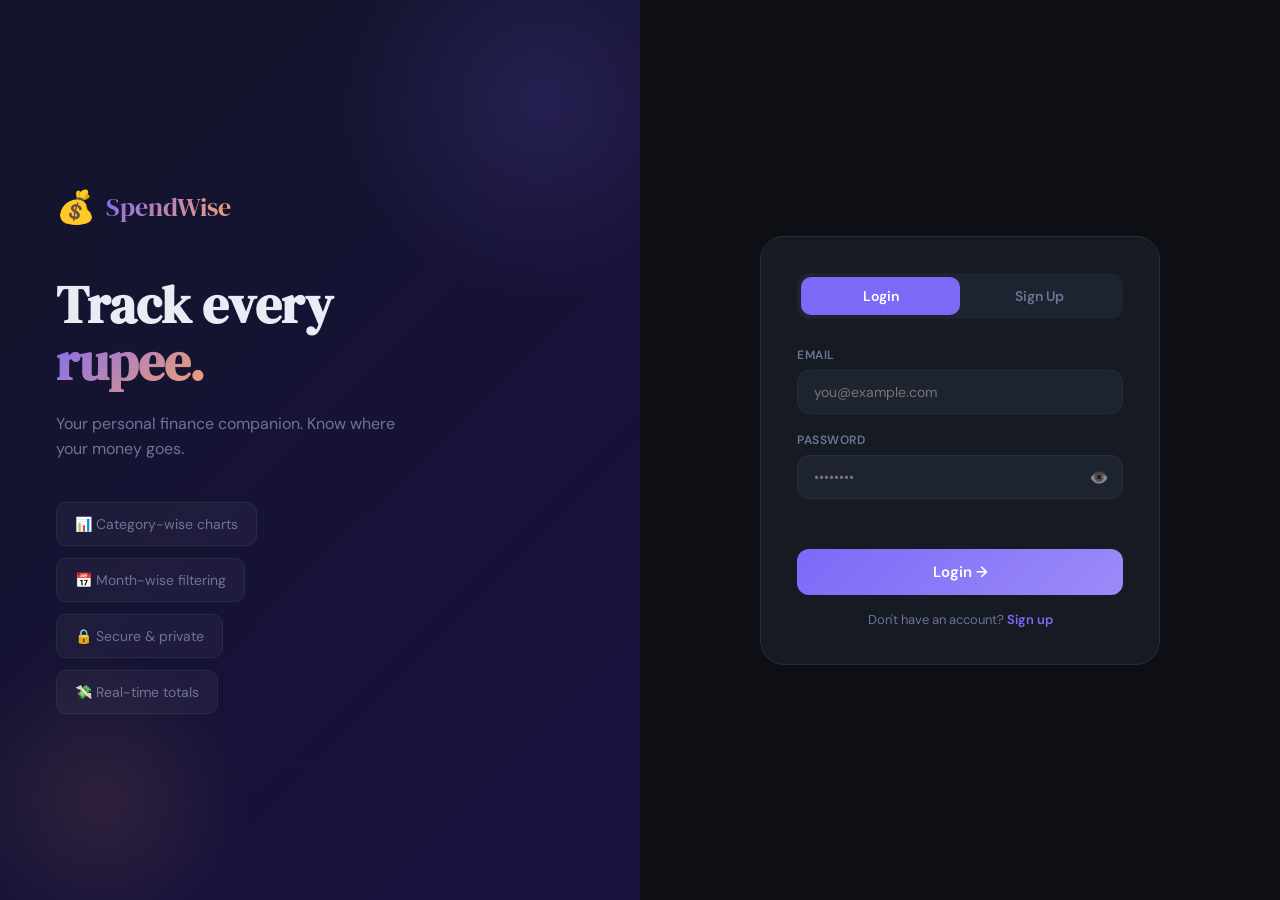
<file: Frontend/auth.html>
<!DOCTYPE html>
<html lang="en">
<head>
    <meta charset="UTF-8">
    <meta name="viewport" content="width=device-width, initial-scale=1.0">
    <title>SpendWise — Login</title>
    <link rel="stylesheet" href="auth.css">
    <link href="https://fonts.googleapis.com/css2?family=DM+Serif+Display&family=DM+Sans:wght@300;400;500;600&display=swap" rel="stylesheet">
</head>
<body>

<div class="auth-wrapper">
    <div class="auth-left">
        <div class="brand">
            <span class="coin-icon">💰</span>
            <span class="brand-name">SpendWise</span>
        </div>
        <h1 class="tagline">Track every<br><span>rupee.</span></h1>
        <p class="sub">Your personal finance companion. Know where your money goes.</p>
        <div class="features">
            <div class="feat">📊 Category-wise charts</div>
            <div class="feat">📅 Month-wise filtering</div>
            <div class="feat">🔒 Secure & private</div>
            <div class="feat">💸 Real-time totals</div>
        </div>
    </div>

    <div class="auth-right">
        <div class="auth-card">

            <!-- TABS -->
            <div class="tabs">
                <button class="tab active" id="loginTab" onclick="switchTab('login')">Login</button>
                <button class="tab" id="signupTab" onclick="switchTab('signup')">Sign Up</button>
            </div>

            <!-- LOGIN FORM -->
            <div id="loginForm">
                <div class="form-group">
                    <label>Email</label>
                    <input type="email" id="loginEmail" placeholder="you@example.com" />
                </div>
                <div class="form-group">
                    <label>Password</label>
                    <div class="password-wrap">
                        <input type="password" id="loginPassword" placeholder="••••••••" />
                        <span class="eye" onclick="togglePass('loginPassword', this)">👁️</span>
                    </div>
                </div>
                <div class="error-msg" id="loginError"></div>
                <button class="btn-primary" onclick="login()">
                    <span id="loginBtnText">Login →</span>
                    <span id="loginLoader" class="loader" style="display:none"></span>
                </button>
                <p class="switch-text">Don't have an account? <a onclick="switchTab('signup')">Sign up</a></p>
            </div>

            <!-- SIGNUP FORM -->
            <div id="signupForm" style="display:none">
                <div class="form-group">
                    <label>Full Name</label>
                    <input type="text" id="signupName" placeholder="Aditya Pandey" />
                </div>
                <div class="form-group">
                    <label>Email</label>
                    <input type="email" id="signupEmail" placeholder="you@example.com" />
                </div>
                <div class="form-group">
                    <label>Password <span class="hint">(min 6 characters)</span></label>
                    <div class="password-wrap">
                        <input type="password" id="signupPassword" placeholder="••••••••" />
                        <span class="eye" onclick="togglePass('signupPassword', this)">👁️</span>
                    </div>
                </div>
                <div class="error-msg" id="signupError"></div>
                <button class="btn-primary" onclick="register()">
                    <span id="signupBtnText">Create Account →</span>
                    <span id="signupLoader" class="loader" style="display:none"></span>
                </button>
                <p class="switch-text">Already have an account? <a onclick="switchTab('login')">Login</a></p>
            </div>

        </div>
    </div>
</div>

<script src="auth.js"></script>
</body>
</html>
</file>
<file: Frontend/auth.css>
:root {
    --bg: #0d0f14;
    --surface: #161a23;
    --surface2: #1e2330;
    --border: #272d3d;
    --accent: #7c6af7;
    --accent2: #f7a26a;
    --text: #e8ecf4;
    --muted: #6b7594;
    --red: #f87171;
}

* { margin: 0; padding: 0; box-sizing: border-box; }

body {
    font-family: 'DM Sans', sans-serif;
    background: var(--bg);
    color: var(--text);
    min-height: 100vh;
}

.auth-wrapper {
    display: grid;
    grid-template-columns: 1fr 1fr;
    min-height: 100vh;
}

/* LEFT */
.auth-left {
    background: linear-gradient(135deg, #12152a 0%, #1a1040 100%);
    padding: 60px 56px;
    display: flex;
    flex-direction: column;
    justify-content: center;
    position: relative;
    overflow: hidden;
}

.auth-left::before {
    content: '';
    position: absolute;
    width: 400px;
    height: 400px;
    background: radial-gradient(circle, rgba(124,106,247,0.15) 0%, transparent 70%);
    top: -100px;
    right: -100px;
    pointer-events: none;
}

.auth-left::after {
    content: '';
    position: absolute;
    width: 300px;
    height: 300px;
    background: radial-gradient(circle, rgba(247,162,106,0.1) 0%, transparent 70%);
    bottom: -50px;
    left: -50px;
    pointer-events: none;
}

.brand {
    display: flex;
    align-items: center;
    gap: 10px;
    margin-bottom: 48px;
}

.coin-icon {
    font-size: 32px;
    animation: spin3d 3s ease-in-out infinite;
    display: inline-block;
}

@keyframes spin3d {
    0%,100% { transform: rotateY(0deg) scaleX(1); }
    25%  { transform: rotateY(90deg) scaleX(0.1); }
    50%  { transform: rotateY(180deg) scaleX(1); }
    75%  { transform: rotateY(270deg) scaleX(0.1); }
}

.brand-name {
    font-family: 'DM Serif Display', serif;
    font-size: 26px;
    background: linear-gradient(135deg, var(--accent), var(--accent2));
    -webkit-background-clip: text;
    -webkit-text-fill-color: transparent;
    background-clip: text;
}

.tagline {
    font-family: 'DM Serif Display', serif;
    font-size: 52px;
    line-height: 1.1;
    color: var(--text);
    margin-bottom: 20px;
}

.tagline span {
    background: linear-gradient(135deg, var(--accent), var(--accent2));
    -webkit-background-clip: text;
    -webkit-text-fill-color: transparent;
    background-clip: text;
}

.sub {
    color: var(--muted);
    font-size: 16px;
    line-height: 1.6;
    max-width: 360px;
    margin-bottom: 40px;
}

.features {
    display: flex;
    flex-direction: column;
    gap: 12px;
}

.feat {
    background: rgba(255,255,255,0.04);
    border: 1px solid var(--border);
    border-radius: 10px;
    padding: 12px 18px;
    font-size: 14px;
    color: var(--muted);
    width: fit-content;
}

/* RIGHT */
.auth-right {
    display: flex;
    align-items: center;
    justify-content: center;
    padding: 40px;
    background: var(--bg);
}

.auth-card {
    width: 100%;
    max-width: 400px;
    background: var(--surface);
    border: 1px solid var(--border);
    border-radius: 24px;
    padding: 36px;
}

/* TABS */
.tabs {
    display: flex;
    background: var(--surface2);
    border-radius: 12px;
    padding: 4px;
    margin-bottom: 28px;
}

.tab {
    flex: 1;
    padding: 10px;
    border: none;
    background: transparent;
    color: var(--muted);
    font-family: 'DM Sans', sans-serif;
    font-size: 14px;
    font-weight: 600;
    border-radius: 10px;
    cursor: pointer;
    transition: all 0.2s;
}

.tab.active {
    background: var(--accent);
    color: white;
}

/* FORM */
.form-group {
    margin-bottom: 18px;
}

.form-group label {
    display: block;
    font-size: 12px;
    font-weight: 600;
    color: var(--muted);
    margin-bottom: 7px;
    text-transform: uppercase;
    letter-spacing: 0.5px;
}

.hint {
    font-size: 11px;
    color: var(--muted);
    text-transform: none;
    letter-spacing: 0;
    font-weight: 400;
}

.form-group input {
    width: 100%;
    background: var(--surface2);
    border: 1px solid var(--border);
    color: var(--text);
    padding: 12px 16px;
    border-radius: 12px;
    font-family: 'DM Sans', sans-serif;
    font-size: 14px;
    outline: none;
    transition: border-color 0.2s;
}

.form-group input:focus { border-color: var(--accent); }

.password-wrap { position: relative; }
.password-wrap input { padding-right: 44px; }
.eye {
    position: absolute;
    right: 14px;
    top: 50%;
    transform: translateY(-50%);
    cursor: pointer;
    font-size: 16px;
    opacity: 0.5;
    transition: opacity 0.2s;
}
.eye:hover { opacity: 1; }

.error-msg {
    color: var(--red);
    font-size: 13px;
    margin-bottom: 14px;
    min-height: 18px;
}

.btn-primary {
    width: 100%;
    padding: 13px;
    background: linear-gradient(135deg, var(--accent), #9b8bf8);
    border: none;
    border-radius: 12px;
    color: white;
    font-family: 'DM Sans', sans-serif;
    font-size: 15px;
    font-weight: 600;
    cursor: pointer;
    transition: all 0.2s;
    display: flex;
    align-items: center;
    justify-content: center;
    gap: 8px;
    margin-bottom: 16px;
}

.btn-primary:hover { transform: translateY(-2px); box-shadow: 0 8px 20px rgba(124,106,247,0.4); }
.btn-primary:active { transform: translateY(0); }

.loader {
    width: 18px;
    height: 18px;
    border: 2px solid rgba(255,255,255,0.3);
    border-top-color: white;
    border-radius: 50%;
    animation: spin 0.7s linear infinite;
}

@keyframes spin { to { transform: rotate(360deg); } }

.switch-text {
    text-align: center;
    font-size: 13px;
    color: var(--muted);
}

.switch-text a {
    color: var(--accent);
    cursor: pointer;
    font-weight: 600;
}

.switch-text a:hover { text-decoration: underline; }

@media (max-width: 768px) {
    .auth-wrapper { grid-template-columns: 1fr; }
    .auth-left { display: none; }
    .auth-right { padding: 24px; }
}
</file>
